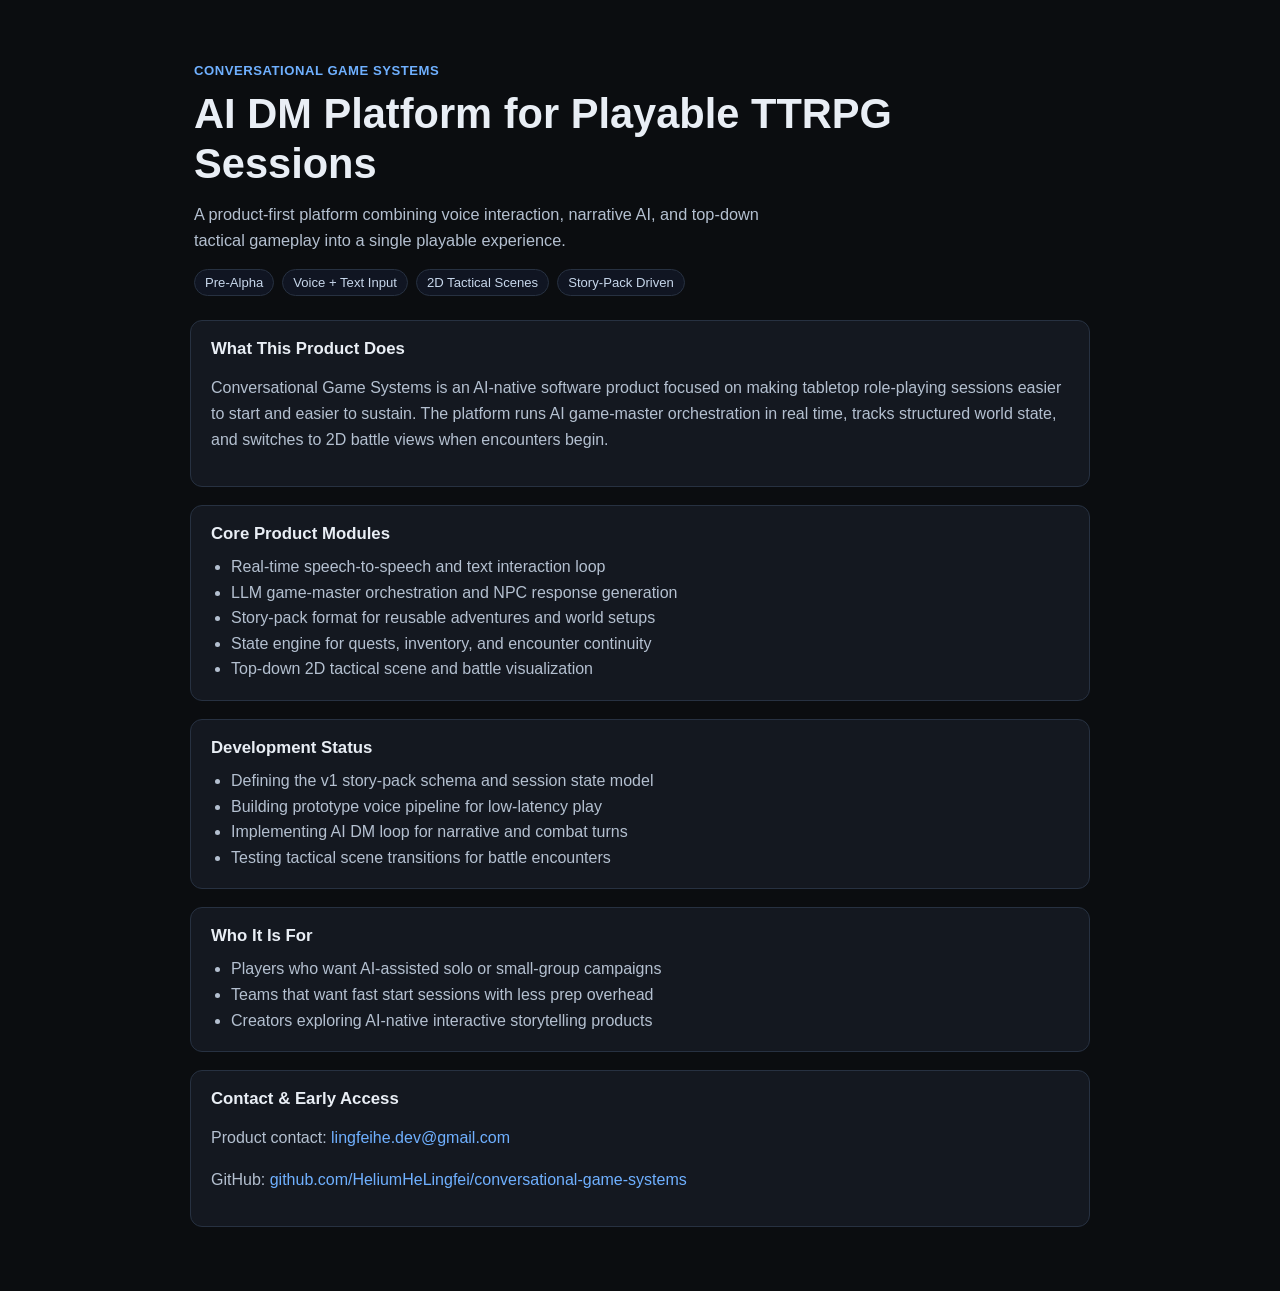
<file: docs/index.html>
<!doctype html>
<html lang="en">
  <head>
    <meta charset="utf-8" />
    <meta name="viewport" content="width=device-width, initial-scale=1" />
    <title>Conversational Game Systems | AI DM Platform</title>
    <meta
      name="description"
      content="An AI-native TTRPG platform with voice interaction, LLM game-mastering, and 2D tactical visualization."
    />
    <link rel="stylesheet" href="./style.css" />
  </head>
  <body>
    <main class="container">
      <section class="hero">
        <p class="kicker">Conversational Game Systems</p>
        <h1>AI DM Platform for Playable TTRPG Sessions</h1>
        <p class="subtitle">
          A product-first platform combining voice interaction, narrative AI,
          and top-down tactical gameplay into a single playable experience.
        </p>
        <div class="chips">
          <span class="chip">Pre-Alpha</span>
          <span class="chip">Voice + Text Input</span>
          <span class="chip">2D Tactical Scenes</span>
          <span class="chip">Story-Pack Driven</span>
        </div>
      </section>

      <section class="card">
        <h2>What This Product Does</h2>
        <p>
          Conversational Game Systems is an AI-native software product focused
          on making tabletop role-playing sessions easier to start and easier to
          sustain. The platform runs AI game-master orchestration in real time,
          tracks structured world state, and switches to 2D battle views when
          encounters begin.
        </p>
      </section>

      <section class="card">
        <h2>Core Product Modules</h2>
        <ul>
          <li>Real-time speech-to-speech and text interaction loop</li>
          <li>LLM game-master orchestration and NPC response generation</li>
          <li>Story-pack format for reusable adventures and world setups</li>
          <li>State engine for quests, inventory, and encounter continuity</li>
          <li>Top-down 2D tactical scene and battle visualization</li>
        </ul>
      </section>

      <section class="card">
        <h2>Development Status</h2>
        <ul>
          <li>Defining the v1 story-pack schema and session state model</li>
          <li>Building prototype voice pipeline for low-latency play</li>
          <li>Implementing AI DM loop for narrative and combat turns</li>
          <li>Testing tactical scene transitions for battle encounters</li>
        </ul>
      </section>

      <section class="card">
        <h2>Who It Is For</h2>
        <ul>
          <li>Players who want AI-assisted solo or small-group campaigns</li>
          <li>Teams that want fast start sessions with less prep overhead</li>
          <li>Creators exploring AI-native interactive storytelling products</li>
        </ul>
      </section>

      <section class="card">
        <h2>Contact & Early Access</h2>
        <p>
          Product contact:
          <a href="mailto:lingfeihe.dev@gmail.com">lingfeihe.dev@gmail.com</a>
        </p>
        <p>
          GitHub:
          <a
            href="https://github.com/HeliumHeLingfei/conversational-game-systems"
            target="_blank"
            rel="noreferrer"
            >github.com/HeliumHeLingfei/conversational-game-systems</a
          >
        </p>
      </section>
    </main>
  </body>
</html>
</file>
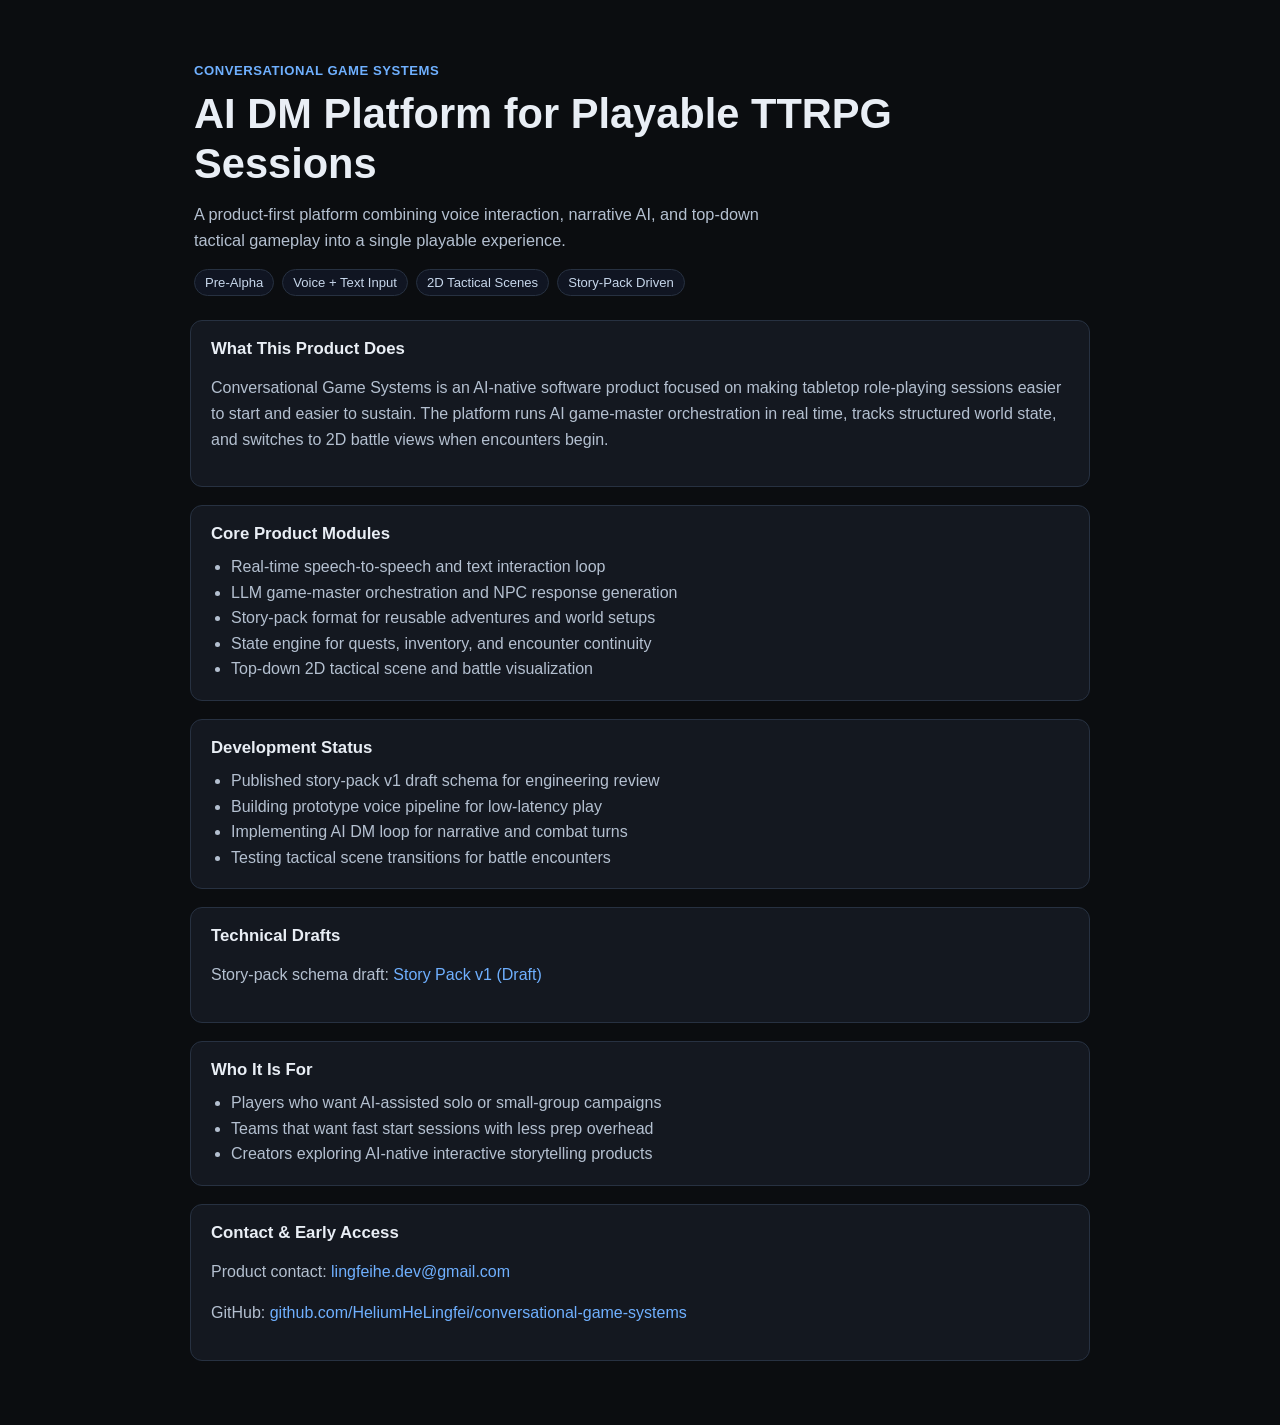
<file: pages/index.html>
<!doctype html>
<html lang="en">
  <head>
    <meta charset="utf-8" />
    <meta name="viewport" content="width=device-width, initial-scale=1" />
    <title>Conversational Game Systems | AI DM Platform</title>
    <meta
      name="description"
      content="An AI-native TTRPG platform with voice interaction, LLM game-mastering, and 2D tactical visualization."
    />
    <link rel="stylesheet" href="./style.css" />
  </head>
  <body>
    <main class="container">
      <section class="hero">
        <p class="kicker">Conversational Game Systems</p>
        <h1>AI DM Platform for Playable TTRPG Sessions</h1>
        <p class="subtitle">
          A product-first platform combining voice interaction, narrative AI,
          and top-down tactical gameplay into a single playable experience.
        </p>
        <div class="chips">
          <span class="chip">Pre-Alpha</span>
          <span class="chip">Voice + Text Input</span>
          <span class="chip">2D Tactical Scenes</span>
          <span class="chip">Story-Pack Driven</span>
        </div>
      </section>

      <section class="card">
        <h2>What This Product Does</h2>
        <p>
          Conversational Game Systems is an AI-native software product focused
          on making tabletop role-playing sessions easier to start and easier to
          sustain. The platform runs AI game-master orchestration in real time,
          tracks structured world state, and switches to 2D battle views when
          encounters begin.
        </p>
      </section>

      <section class="card">
        <h2>Core Product Modules</h2>
        <ul>
          <li>Real-time speech-to-speech and text interaction loop</li>
          <li>LLM game-master orchestration and NPC response generation</li>
          <li>Story-pack format for reusable adventures and world setups</li>
          <li>State engine for quests, inventory, and encounter continuity</li>
          <li>Top-down 2D tactical scene and battle visualization</li>
        </ul>
      </section>

      <section class="card">
        <h2>Development Status</h2>
        <ul>
          <li>Published story-pack v1 draft schema for engineering review</li>
          <li>Building prototype voice pipeline for low-latency play</li>
          <li>Implementing AI DM loop for narrative and combat turns</li>
          <li>Testing tactical scene transitions for battle encounters</li>
        </ul>
      </section>

      <section class="card">
        <h2>Technical Drafts</h2>
        <p>
          Story-pack schema draft:
          <a href="./story-pack-v1.html">Story Pack v1 (Draft)</a>
        </p>
      </section>

      <section class="card">
        <h2>Who It Is For</h2>
        <ul>
          <li>Players who want AI-assisted solo or small-group campaigns</li>
          <li>Teams that want fast start sessions with less prep overhead</li>
          <li>Creators exploring AI-native interactive storytelling products</li>
        </ul>
      </section>

      <section class="card">
        <h2>Contact & Early Access</h2>
        <p>
          Product contact:
          <a href="mailto:lingfeihe.dev@gmail.com">lingfeihe.dev@gmail.com</a>
        </p>
        <p>
          GitHub:
          <a
            href="https://github.com/HeliumHeLingfei/conversational-game-systems"
            target="_blank"
            rel="noreferrer"
            >github.com/HeliumHeLingfei/conversational-game-systems</a
          >
        </p>
      </section>
    </main>
  </body>
</html>
</file>
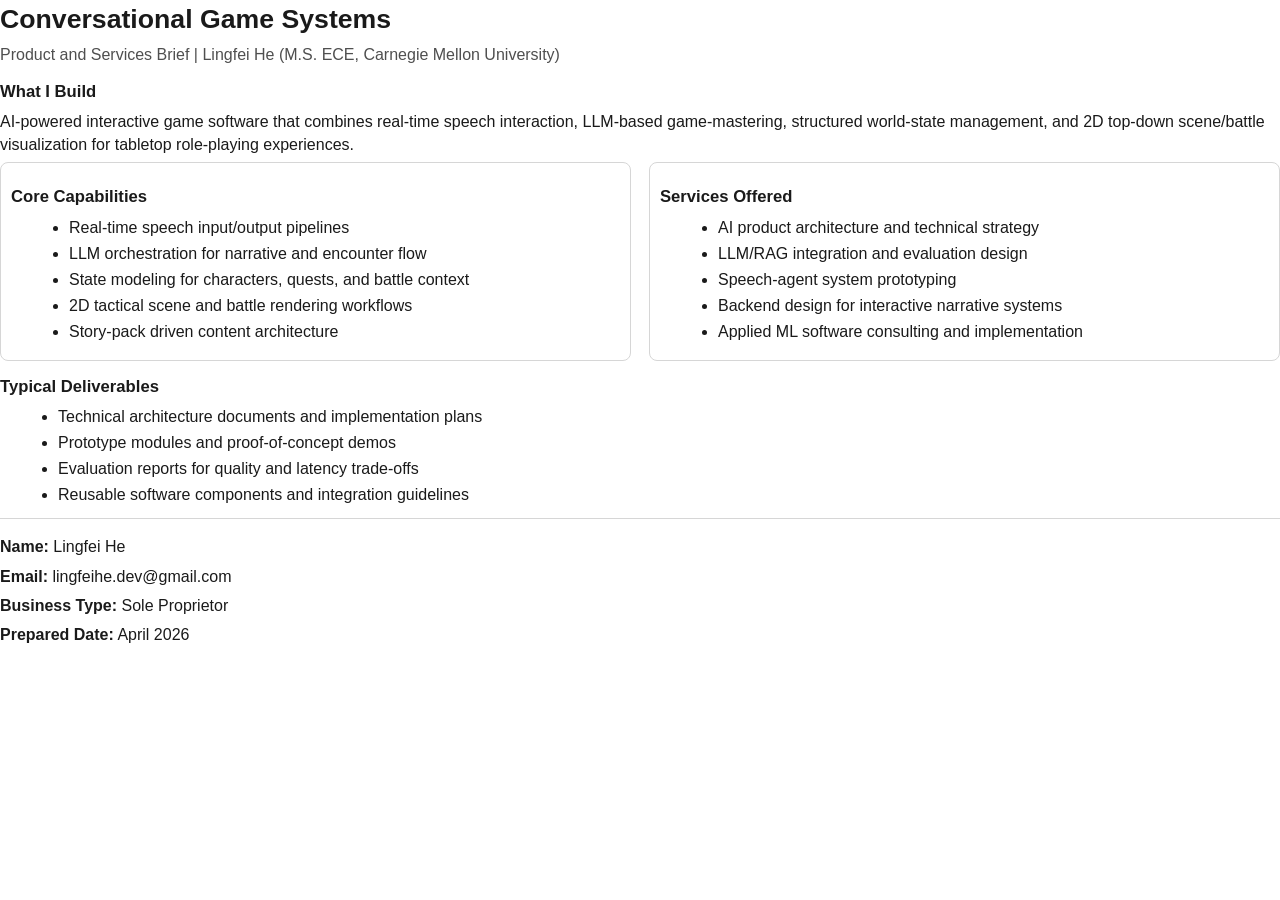
<file: documents/product-brief.html>
<!doctype html>
<html lang="en">
  <head>
    <meta charset="utf-8" />
    <meta name="viewport" content="width=device-width, initial-scale=1" />
    <title>Product Brief | Conversational Game Systems</title>
    <style>
      @page {
        size: A4;
        margin: 14mm;
      }

      body {
        margin: 0;
        font-family: "Segoe UI", Arial, sans-serif;
        color: #1a1a1a;
        font-size: 12pt;
        line-height: 1.45;
      }

      .sheet {
        width: 100%;
      }

      h1 {
        margin: 0 0 4px;
        font-size: 20pt;
      }

      .sub {
        margin: 0 0 14px;
        color: #4f4f4f;
      }

      h2 {
        margin: 14px 0 6px;
        font-size: 12.5pt;
      }

      p {
        margin: 6px 0;
      }

      ul {
        margin: 6px 0 8px 18px;
      }

      li {
        margin: 3px 0;
      }

      .grid {
        display: grid;
        grid-template-columns: 1fr 1fr;
        gap: 10px 18px;
      }

      .box {
        border: 1px solid #d6d6d6;
        border-radius: 8px;
        padding: 8px 10px;
      }

      .contact {
        margin-top: 12px;
        border-top: 1px solid #d6d6d6;
        padding-top: 10px;
      }
    </style>
  </head>
  <body>
    <main class="sheet">
      <h1>Conversational Game Systems</h1>
      <p class="sub">
        Product and Services Brief | Lingfei He (M.S. ECE, Carnegie Mellon
        University)
      </p>

      <h2>What I Build</h2>
      <p>
        AI-powered interactive game software that combines real-time speech
        interaction, LLM-based game-mastering, structured world-state
        management, and 2D top-down scene/battle visualization for tabletop
        role-playing experiences.
      </p>

      <div class="grid">
        <section class="box">
          <h2>Core Capabilities</h2>
          <ul>
            <li>Real-time speech input/output pipelines</li>
            <li>LLM orchestration for narrative and encounter flow</li>
            <li>State modeling for characters, quests, and battle context</li>
            <li>2D tactical scene and battle rendering workflows</li>
            <li>Story-pack driven content architecture</li>
          </ul>
        </section>

        <section class="box">
          <h2>Services Offered</h2>
          <ul>
            <li>AI product architecture and technical strategy</li>
            <li>LLM/RAG integration and evaluation design</li>
            <li>Speech-agent system prototyping</li>
            <li>Backend design for interactive narrative systems</li>
            <li>Applied ML software consulting and implementation</li>
          </ul>
        </section>
      </div>

      <h2>Typical Deliverables</h2>
      <ul>
        <li>Technical architecture documents and implementation plans</li>
        <li>Prototype modules and proof-of-concept demos</li>
        <li>Evaluation reports for quality and latency trade-offs</li>
        <li>Reusable software components and integration guidelines</li>
      </ul>

      <section class="contact">
        <p><strong>Name:</strong> Lingfei He</p>
        <p><strong>Email:</strong> lingfeihe.dev@gmail.com</p>
        <p><strong>Business Type:</strong> Sole Proprietor</p>
        <p><strong>Prepared Date:</strong> April 2026</p>
      </section>
    </main>
  </body>
</html>
</file>
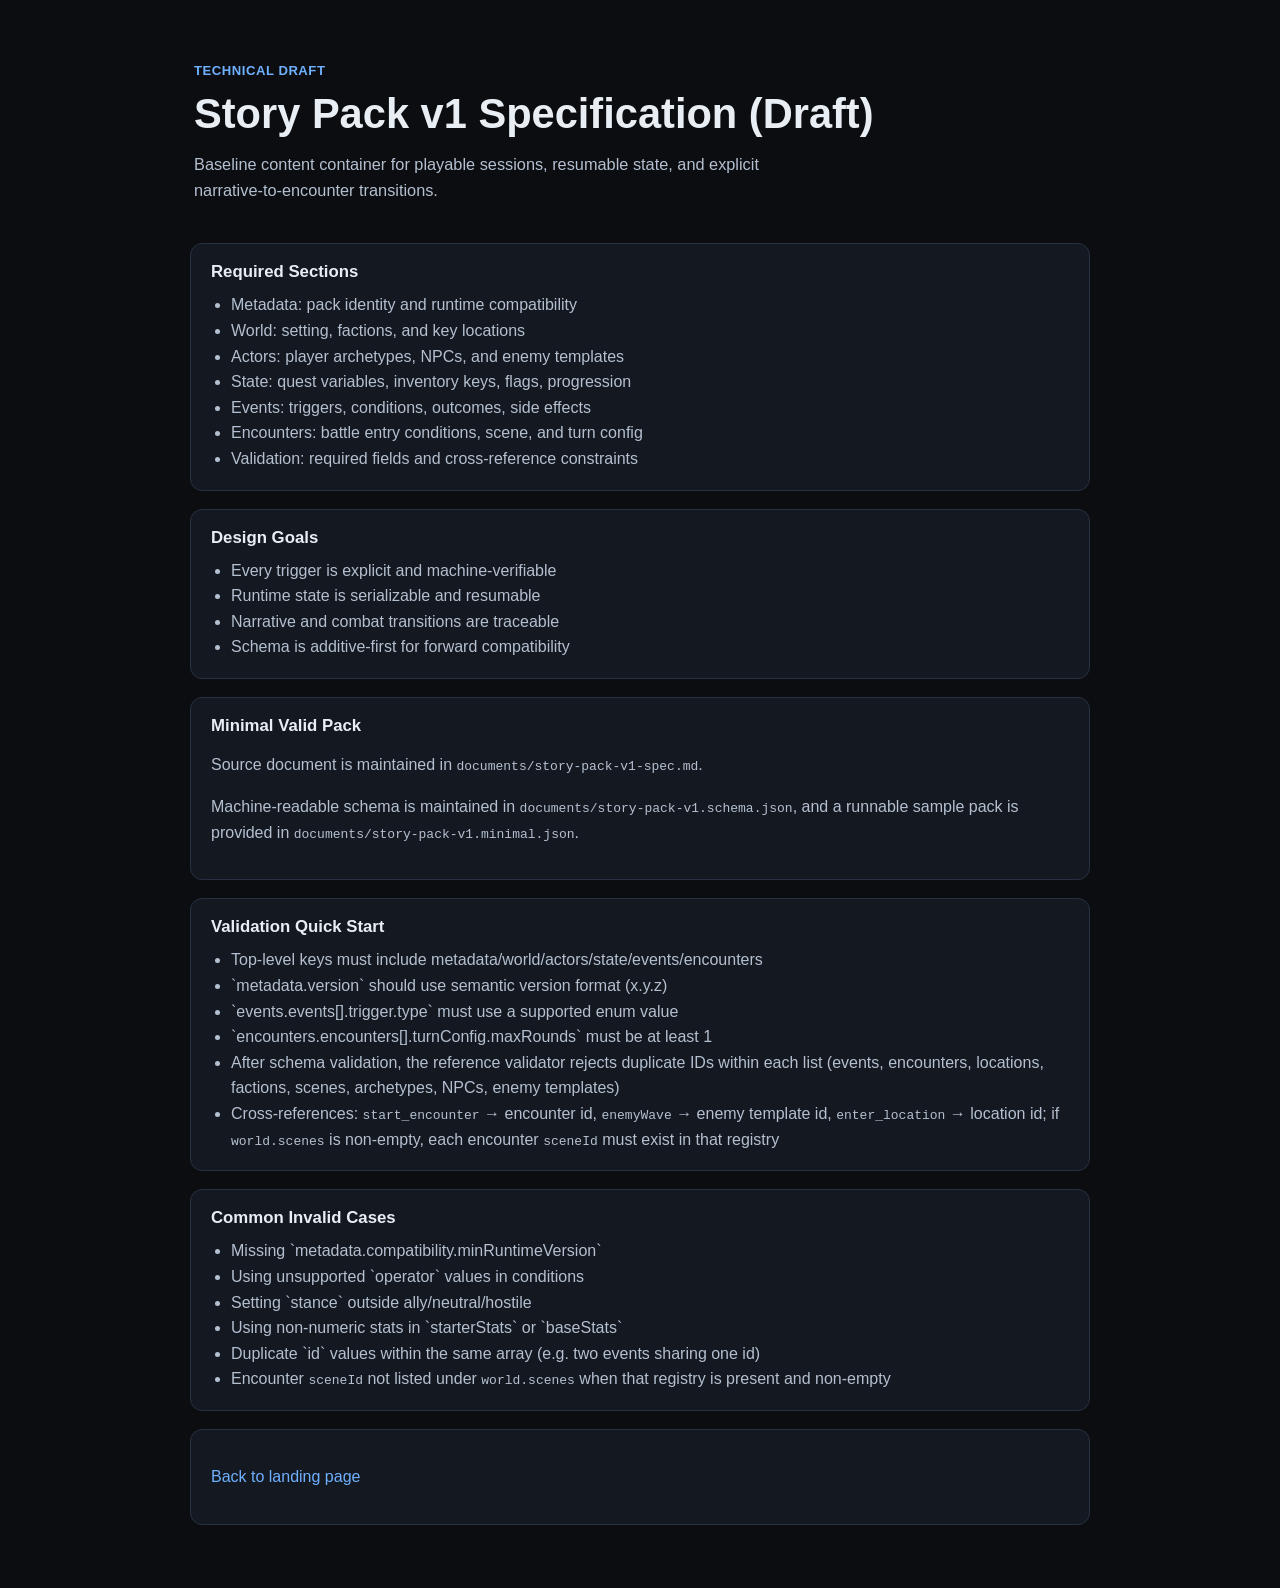
<file: pages/story-pack-v1.html>
<!doctype html>
<html lang="en">
  <head>
    <meta charset="utf-8" />
    <meta name="viewport" content="width=device-width, initial-scale=1" />
    <title>Story Pack v1 Draft | Conversational Game Systems</title>
    <meta
      name="description"
      content="Draft schema for Story Pack v1 used by Conversational Game Systems runtime."
    />
    <link rel="stylesheet" href="./style.css" />
  </head>
  <body>
    <main class="container">
      <section class="hero">
        <p class="kicker">Technical Draft</p>
        <h1>Story Pack v1 Specification (Draft)</h1>
        <p class="subtitle">
          Baseline content container for playable sessions, resumable state, and
          explicit narrative-to-encounter transitions.
        </p>
      </section>

      <section class="card">
        <h2>Required Sections</h2>
        <ul>
          <li>Metadata: pack identity and runtime compatibility</li>
          <li>World: setting, factions, and key locations</li>
          <li>Actors: player archetypes, NPCs, and enemy templates</li>
          <li>State: quest variables, inventory keys, flags, progression</li>
          <li>Events: triggers, conditions, outcomes, side effects</li>
          <li>Encounters: battle entry conditions, scene, and turn config</li>
          <li>Validation: required fields and cross-reference constraints</li>
        </ul>
      </section>

      <section class="card">
        <h2>Design Goals</h2>
        <ul>
          <li>Every trigger is explicit and machine-verifiable</li>
          <li>Runtime state is serializable and resumable</li>
          <li>Narrative and combat transitions are traceable</li>
          <li>Schema is additive-first for forward compatibility</li>
        </ul>
      </section>

      <section class="card">
        <h2>Minimal Valid Pack</h2>
        <p>
          Source document is maintained in
          <code>documents/story-pack-v1-spec.md</code>.
        </p>
        <p>
          Machine-readable schema is maintained in
          <code>documents/story-pack-v1.schema.json</code>, and a runnable
          sample pack is provided in
          <code>documents/story-pack-v1.minimal.json</code>.
        </p>
      </section>

      <section class="card">
        <h2>Validation Quick Start</h2>
        <ul>
          <li>Top-level keys must include metadata/world/actors/state/events/encounters</li>
          <li>`metadata.version` should use semantic version format (x.y.z)</li>
          <li>`events.events[].trigger.type` must use a supported enum value</li>
          <li>`encounters.encounters[].turnConfig.maxRounds` must be at least 1</li>
          <li>
            After schema validation, the reference validator rejects duplicate IDs within
            each list (events, encounters, locations, factions, scenes, archetypes, NPCs,
            enemy templates)
          </li>
          <li>
            Cross-references: <code>start_encounter</code> → encounter id,
            <code>enemyWave</code> → enemy template id, <code>enter_location</code> →
            location id; if <code>world.scenes</code> is non-empty, each encounter
            <code>sceneId</code> must exist in that registry
          </li>
        </ul>
      </section>

      <section class="card">
        <h2>Common Invalid Cases</h2>
        <ul>
          <li>Missing `metadata.compatibility.minRuntimeVersion`</li>
          <li>Using unsupported `operator` values in conditions</li>
          <li>Setting `stance` outside ally/neutral/hostile</li>
          <li>Using non-numeric stats in `starterStats` or `baseStats`</li>
          <li>Duplicate `id` values within the same array (e.g. two events sharing one id)</li>
          <li>
            Encounter <code>sceneId</code> not listed under <code>world.scenes</code> when
            that registry is present and non-empty
          </li>
        </ul>
      </section>

      <section class="card">
        <p><a href="./index.html">Back to landing page</a></p>
      </section>
    </main>
  </body>
</html>
</file>
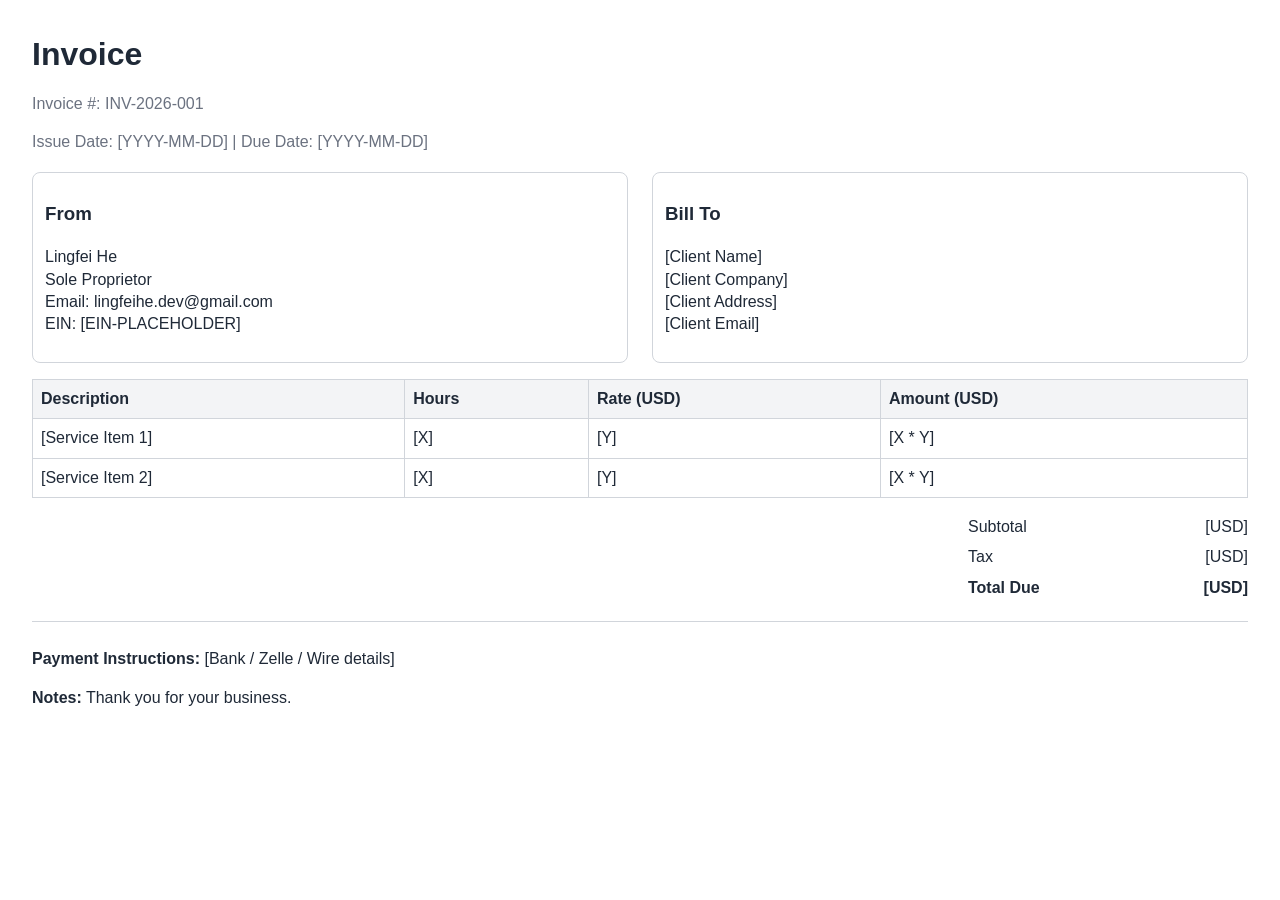
<file: templates/invoice.html>
<!doctype html>
<html lang="en">
  <head>
    <meta charset="utf-8" />
    <meta name="viewport" content="width=device-width, initial-scale=1" />
    <title>Invoice Template</title>
    <style>
      body {
        font-family: "Segoe UI", Arial, sans-serif;
        color: #1f2937;
        margin: 32px;
        line-height: 1.4;
      }

      h1 {
        margin: 0 0 4px;
      }

      .muted {
        color: #6b7280;
      }

      .row {
        display: flex;
        justify-content: space-between;
        gap: 24px;
        margin-top: 18px;
      }

      .box {
        flex: 1;
        border: 1px solid #d1d5db;
        border-radius: 8px;
        padding: 10px 12px;
      }

      table {
        width: 100%;
        border-collapse: collapse;
        margin-top: 16px;
      }

      th,
      td {
        border: 1px solid #d1d5db;
        padding: 8px;
        text-align: left;
      }

      th {
        background: #f3f4f6;
      }

      .totals {
        margin-top: 14px;
        width: 280px;
        margin-left: auto;
      }

      .totals div {
        display: flex;
        justify-content: space-between;
        padding: 4px 0;
      }

      .strong {
        font-weight: 700;
      }

      .notes {
        margin-top: 18px;
        border-top: 1px solid #d1d5db;
        padding-top: 10px;
      }
    </style>
  </head>
  <body>
    <h1>Invoice</h1>
    <p class="muted">Invoice #: INV-2026-001</p>
    <p class="muted">Issue Date: [YYYY-MM-DD] | Due Date: [YYYY-MM-DD]</p>

    <div class="row">
      <section class="box">
        <h3>From</h3>
        <p>
          Lingfei He<br />
          Sole Proprietor<br />
          Email: lingfeihe.dev@gmail.com<br />
          EIN: [EIN-PLACEHOLDER]
        </p>
      </section>
      <section class="box">
        <h3>Bill To</h3>
        <p>
          [Client Name]<br />
          [Client Company]<br />
          [Client Address]<br />
          [Client Email]
        </p>
      </section>
    </div>

    <table>
      <thead>
        <tr>
          <th>Description</th>
          <th>Hours</th>
          <th>Rate (USD)</th>
          <th>Amount (USD)</th>
        </tr>
      </thead>
      <tbody>
        <tr>
          <td>[Service Item 1]</td>
          <td>[X]</td>
          <td>[Y]</td>
          <td>[X * Y]</td>
        </tr>
        <tr>
          <td>[Service Item 2]</td>
          <td>[X]</td>
          <td>[Y]</td>
          <td>[X * Y]</td>
        </tr>
      </tbody>
    </table>

    <section class="totals">
      <div><span>Subtotal</span><span>[USD]</span></div>
      <div><span>Tax</span><span>[USD]</span></div>
      <div class="strong"><span>Total Due</span><span>[USD]</span></div>
    </section>

    <section class="notes">
      <p><strong>Payment Instructions:</strong> [Bank / Zelle / Wire details]</p>
      <p><strong>Notes:</strong> Thank you for your business.</p>
    </section>
  </body>
</html>
</file>
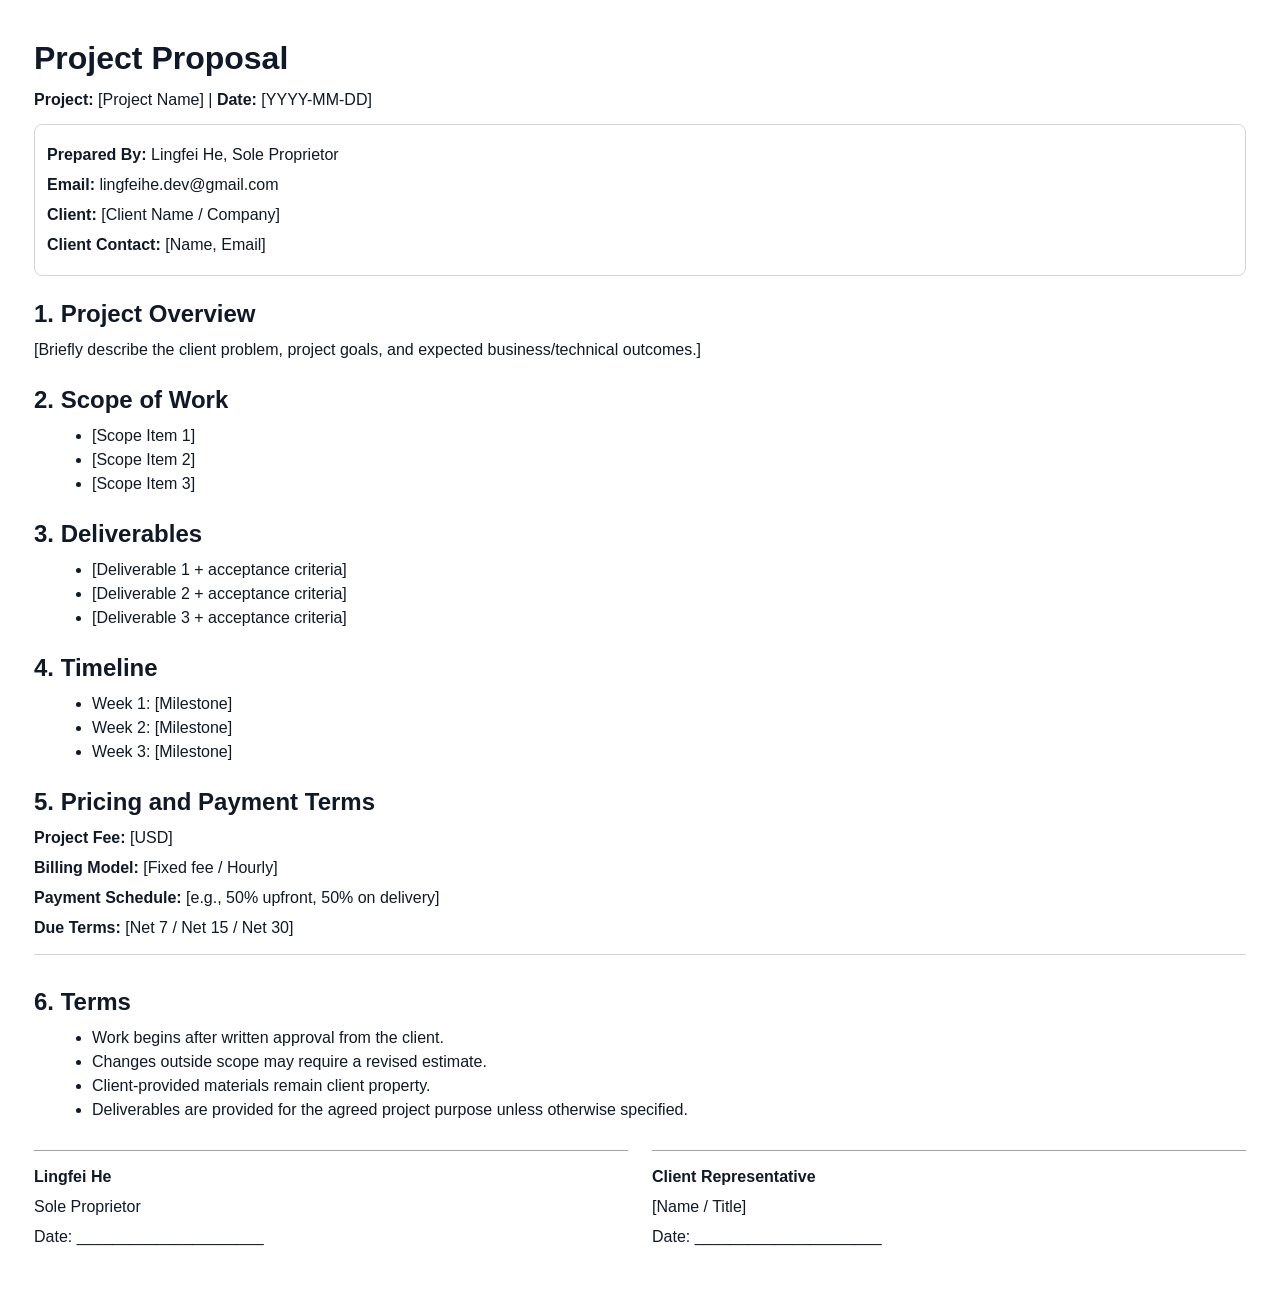
<file: templates/proposal.html>
<!doctype html>
<html lang="en">
  <head>
    <meta charset="utf-8" />
    <meta name="viewport" content="width=device-width, initial-scale=1" />
    <title>Proposal Template</title>
    <style>
      body {
        font-family: "Segoe UI", Arial, sans-serif;
        color: #111827;
        margin: 34px;
        line-height: 1.5;
      }

      h1,
      h2 {
        margin-bottom: 6px;
      }

      p {
        margin: 6px 0;
      }

      .meta {
        border: 1px solid #d1d5db;
        border-radius: 8px;
        padding: 12px;
        margin-top: 12px;
      }

      .section {
        margin-top: 18px;
      }

      ul {
        margin: 6px 0 0 18px;
      }

      .terms {
        border-top: 1px solid #d1d5db;
        margin-top: 14px;
        padding-top: 10px;
      }

      .signatures {
        margin-top: 28px;
        display: grid;
        grid-template-columns: 1fr 1fr;
        gap: 24px;
      }

      .sig {
        border-top: 1px solid #9ca3af;
        padding-top: 8px;
      }
    </style>
  </head>
  <body>
    <h1>Project Proposal</h1>
    <p>
      <strong>Project:</strong> [Project Name] | <strong>Date:</strong>
      [YYYY-MM-DD]
    </p>

    <section class="meta">
      <p><strong>Prepared By:</strong> Lingfei He, Sole Proprietor</p>
      <p><strong>Email:</strong> lingfeihe.dev@gmail.com</p>
      <p><strong>Client:</strong> [Client Name / Company]</p>
      <p><strong>Client Contact:</strong> [Name, Email]</p>
    </section>

    <section class="section">
      <h2>1. Project Overview</h2>
      <p>
        [Briefly describe the client problem, project goals, and expected
        business/technical outcomes.]
      </p>
    </section>

    <section class="section">
      <h2>2. Scope of Work</h2>
      <ul>
        <li>[Scope Item 1]</li>
        <li>[Scope Item 2]</li>
        <li>[Scope Item 3]</li>
      </ul>
    </section>

    <section class="section">
      <h2>3. Deliverables</h2>
      <ul>
        <li>[Deliverable 1 + acceptance criteria]</li>
        <li>[Deliverable 2 + acceptance criteria]</li>
        <li>[Deliverable 3 + acceptance criteria]</li>
      </ul>
    </section>

    <section class="section">
      <h2>4. Timeline</h2>
      <ul>
        <li>Week 1: [Milestone]</li>
        <li>Week 2: [Milestone]</li>
        <li>Week 3: [Milestone]</li>
      </ul>
    </section>

    <section class="section">
      <h2>5. Pricing and Payment Terms</h2>
      <p><strong>Project Fee:</strong> [USD]</p>
      <p><strong>Billing Model:</strong> [Fixed fee / Hourly]</p>
      <p><strong>Payment Schedule:</strong> [e.g., 50% upfront, 50% on delivery]</p>
      <p><strong>Due Terms:</strong> [Net 7 / Net 15 / Net 30]</p>
    </section>

    <section class="section terms">
      <h2>6. Terms</h2>
      <ul>
        <li>Work begins after written approval from the client.</li>
        <li>Changes outside scope may require a revised estimate.</li>
        <li>Client-provided materials remain client property.</li>
        <li>
          Deliverables are provided for the agreed project purpose unless
          otherwise specified.
        </li>
      </ul>
    </section>

    <section class="signatures">
      <div class="sig">
        <p><strong>Lingfei He</strong></p>
        <p>Sole Proprietor</p>
        <p>Date: _____________________</p>
      </div>
      <div class="sig">
        <p><strong>Client Representative</strong></p>
        <p>[Name / Title]</p>
        <p>Date: _____________________</p>
      </div>
    </section>
  </body>
</html>
</file>
<file: docs/style.css>
:root {
  --bg: #0b0d10;
  --card: #141820;
  --text: #e9eef5;
  --muted: #b4c0d0;
  --accent: #6fb0ff;
  --border: #273141;
}

* {
  box-sizing: border-box;
}

html,
body {
  margin: 0;
  padding: 0;
  background: var(--bg);
  color: var(--text);
  font-family: Inter, "Segoe UI", Roboto, Arial, sans-serif;
}

.container {
  width: min(900px, 92vw);
  margin: 48px auto 64px;
  display: grid;
  gap: 18px;
}

.hero {
  padding: 12px 4px 6px;
}

.kicker {
  margin: 0 0 8px;
  color: var(--accent);
  font-weight: 600;
  letter-spacing: 0.04em;
  text-transform: uppercase;
  font-size: 0.82rem;
}

h1 {
  margin: 0;
  font-size: clamp(1.8rem, 4vw, 2.6rem);
  line-height: 1.2;
}

.subtitle {
  margin-top: 12px;
  color: var(--muted);
  font-size: 1.02rem;
  max-width: 68ch;
}

.chips {
  margin-top: 14px;
  display: flex;
  flex-wrap: wrap;
  gap: 8px;
}

.chip {
  display: inline-block;
  border: 1px solid var(--border);
  background: #101522;
  color: #c7d7eb;
  font-size: 0.82rem;
  border-radius: 999px;
  padding: 5px 10px;
}

.card {
  background: var(--card);
  border: 1px solid var(--border);
  border-radius: 12px;
  padding: 18px 20px;
}

h2 {
  margin-top: 0;
  margin-bottom: 10px;
  font-size: 1.05rem;
}

p,
li {
  color: var(--muted);
  line-height: 1.6;
}

ul {
  margin: 0;
  padding-left: 20px;
}

a {
  color: var(--accent);
  text-decoration: none;
}

a:hover {
  text-decoration: underline;
}
</file>
<file: pages/style.css>
:root {
  --bg: #0b0d10;
  --card: #141820;
  --text: #e9eef5;
  --muted: #b4c0d0;
  --accent: #6fb0ff;
  --border: #273141;
}

* {
  box-sizing: border-box;
}

html,
body {
  margin: 0;
  padding: 0;
  background: var(--bg);
  color: var(--text);
  font-family: Inter, "Segoe UI", Roboto, Arial, sans-serif;
}

.container {
  width: min(900px, 92vw);
  margin: 48px auto 64px;
  display: grid;
  gap: 18px;
}

.hero {
  padding: 12px 4px 6px;
}

.kicker {
  margin: 0 0 8px;
  color: var(--accent);
  font-weight: 600;
  letter-spacing: 0.04em;
  text-transform: uppercase;
  font-size: 0.82rem;
}

h1 {
  margin: 0;
  font-size: clamp(1.8rem, 4vw, 2.6rem);
  line-height: 1.2;
}

.subtitle {
  margin-top: 12px;
  color: var(--muted);
  font-size: 1.02rem;
  max-width: 68ch;
}

.chips {
  margin-top: 14px;
  display: flex;
  flex-wrap: wrap;
  gap: 8px;
}

.chip {
  display: inline-block;
  border: 1px solid var(--border);
  background: #101522;
  color: #c7d7eb;
  font-size: 0.82rem;
  border-radius: 999px;
  padding: 5px 10px;
}

.card {
  background: var(--card);
  border: 1px solid var(--border);
  border-radius: 12px;
  padding: 18px 20px;
}

h2 {
  margin-top: 0;
  margin-bottom: 10px;
  font-size: 1.05rem;
}

p,
li {
  color: var(--muted);
  line-height: 1.6;
}

ul {
  margin: 0;
  padding-left: 20px;
}

a {
  color: var(--accent);
  text-decoration: none;
}

a:hover {
  text-decoration: underline;
}
</file>
